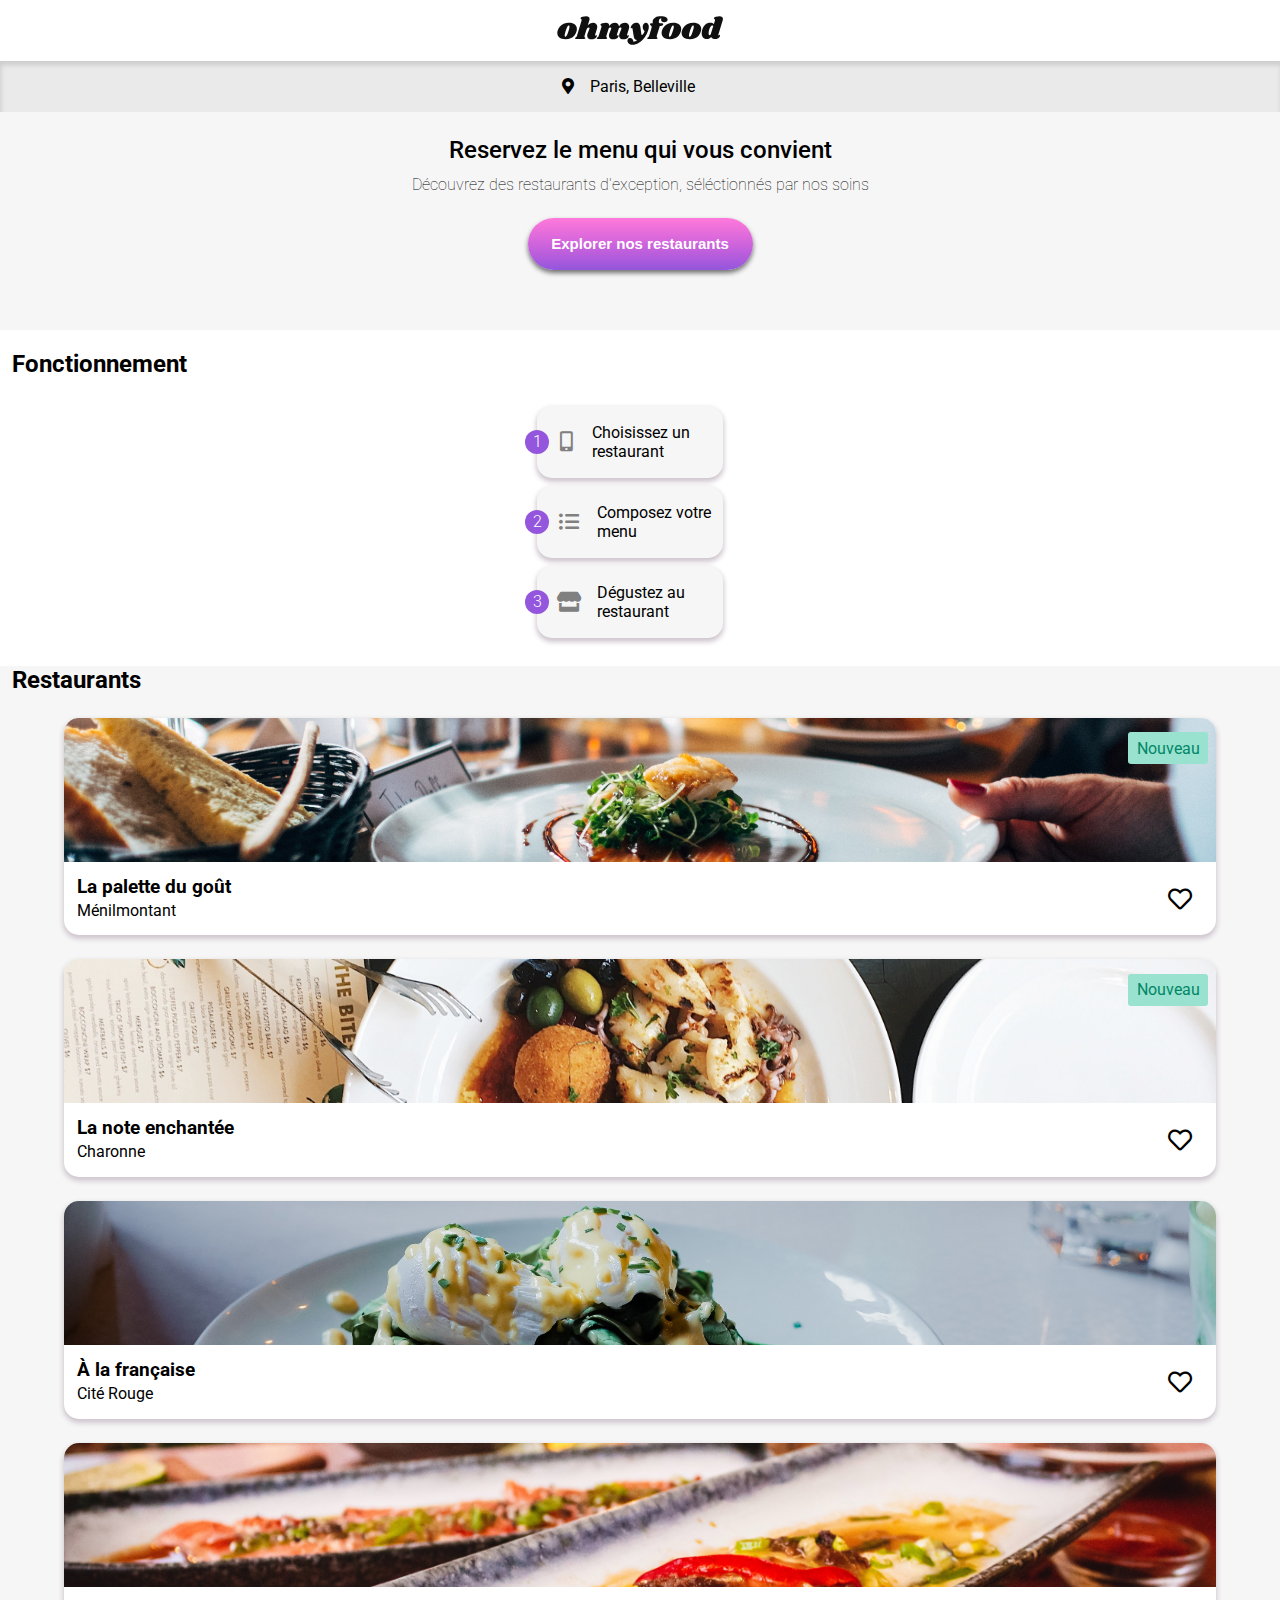
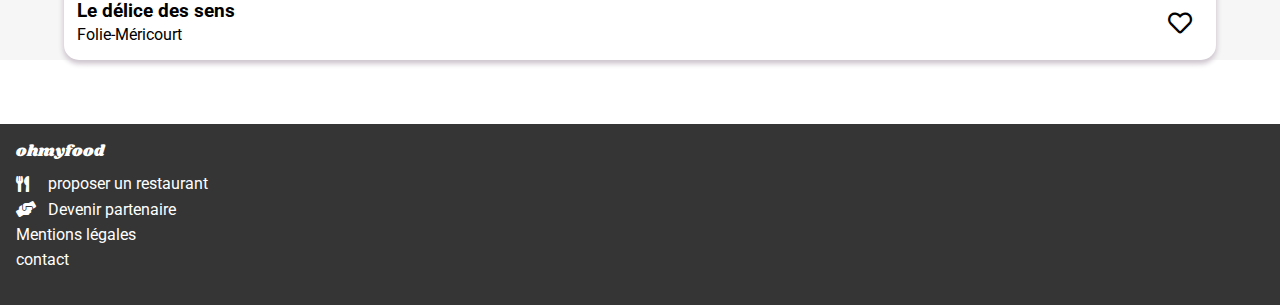
<file: index.html>
<!DOCTYPE html>
<html lang="fr">

<head>
    <meta charset="UTF-8">
    <meta http-equiv="X-UA-Compatible" content="IE=edge">
    <meta name="viewport" content="width=device-width, initial-scale=1.0">
    <meta name="description" content="Découvrez des restaurants d'exception, séléctionnés par nos soins"/>
    <meta name="author" content="Antoine Declercq">
    <link rel="stylesheet" href="css/style.css">
    <link rel="preconnect" href="https://fonts.gstatic.com">
    <link href="https://fonts.googleapis.com/css2?family=Shrikhand&display=swap" rel="stylesheet">
    <link href="https://fonts.googleapis.com/css2?family=Roboto:wght@100;300;400;500;700;900&display=swap" rel="stylesheet">    
    <link rel="stylesheet" href="https://use.fontawesome.com/releases/v5.15.2/css/all.css">
    <link rel="icon" type="image/png" href="images/favicon.png">
    <title>Ohmyfood</title>
    
</head>

<body>
    <!-- <div id="loader">
        <div class="bouncing-ball ball-1"></div>
        <div class="bouncing-ball ball-2"></div>
        <div class="bouncing-ball ball-3"></div>
    </div> -->


    <div id="container">
        <header>
            <div class="logo-banner">
                <img src="images/logo/ohmyfood@2x.svg" alt="logo de Ohmyfood" class="header__logo">
            </div>
            <div class="header__location">
                <div class="pin-icon">
                    <i class="fas fa-map-marker-alt "></i>
                </div>
                <p>Paris, Belleville</p>
            </div>
            <div class="discover">
                <h1>Reservez le menu qui vous convient</h1>
                <p>Découvrez des restaurants d'exception, séléctionnés par nos soins</p>
                <button class="discover__btn">Explorer nos restaurants</button>
            </div>
        </header>
        
        <main>
            <section class="howitworks">
                <h2>Fonctionnement</h2>
                <div class="howitworks-responsive">
                <div class="howitworks__btn">
                    <div class="nbr-icon">
                        <div class="nbr-circle">
                            <span class="nbr">1</span>
                        </div>
                    </div>
                    <i class="fas fa-mobile-alt"></i>
                    <p>Choisissez un restaurant</p>
                </div>
                <div class="howitworks__btn">
                    <div class="nbr-icon">
                        <div class="nbr-circle">
                            <span class="nbr">2</span>
                        </div>
                    </div>    
                    <i class="fas fa-list-ul"></i>
                    <p>Composez votre menu</p>
                </div>
                <div class="howitworks__btn">
                    <div class="nbr-icon">
                        <div class="nbr-circle">
                            <span class="nbr">3</span>
                        </div>
                    </div>    
                    <i class="fas fa-store"></i>
                    <p>Dégustez au restaurant</p>
                </div>
            </div>
            </section>

           <section class="restaurants">
                <h2>Restaurants</h2>
                <div class="restaurants-responsive">
                <a href="menu/La-palette-du-gout.html" class="card">
                    <figure class="card__figure">
                        <img src="images/restaurants/palette.jpg" alt="la palette du gout">
                        <div class="new">
                            <p>Nouveau</p>
                        </div>
                        <figcaption class="card__figcaption">
                            <div class="figcaption__text">
                                <h3>La palette du goût</h3>
                                <p>Ménilmontant</p>
                            </div>
                            <div class="heart-icon">
                                <i class="far fa-heart"></i>
                            </div>  
                        </figcaption>
                    </figure>
                </a>
                <a href="menu/la-note-enchantee.html" class="card">
                    <figure class="card__figure">
                        <img src="images/restaurants/note.jpg" alt="la note enchantée">
                        <div class="new">
                            <p>Nouveau</p>
                        </div>
                        <figcaption class="card__figcaption">
                            <div class="figcaption__text">
                                <h3>La note enchantée</h3>
                                <p>Charonne</p>
                            </div>
                            <div class="heart-icon">
                                <i class="far fa-heart"></i>
                            </div>
                        </figcaption>
                    </figure>
                </a>
                <a href="menu/a-la-francaise.html" class="card">
                    <figure class="card__figure">
                        <img src="images/restaurants/francaise.jpg" alt="à la francaise">
                        <figcaption class="card__figcaption">
                            <div class="figcaption__text">
                                <h3>À la française</h3>
                                <p>Cité Rouge</p>
                            </div>
                            <div class="heart-icon">
                                <i class="far fa-heart"></i>
                            </div>
                    </figcaption>
                    </figure>
                </a>
                <a href="menu/le-delice-des-sens.html" class="card">
                    <figure class="card__figure">
                        <img src="images/restaurants/delice.jpg" alt="le delice des sens">
                        <figcaption class="card__figcaption">
                            <div class="figcaption__text">
                                <h3>Le délice des sens</h3>
                                <p>Folie-Méricourt</p>
                            </div>
                            <div class="heart-icon">
                                <i class="far fa-heart"></i>
                            </div>
                        </figcaption>
                    </figure>
                </a>
            </div>
            </section>
        </main>

        <footer class="footer">
            <a href="" class="footer__logo">ohmyfood</a>
            <a href="" class="propose">
                <i class="fas fa-utensils"></i>
                <p>proposer un restaurant</p>
            </a>
            <a href="" class="partner">
                <i class="fas fa-hands-helping"></i>
                <p>Devenir partenaire</p>
            </a>
            <a href="" class="legal">
                <p>Mentions légales</p>
            </a>
            <a href="mailto:contact@ohmyfood.com" class="contact">
                <p>contact</p>
            </a>
        </footer>
    </div>
</body>

</html>
</file>
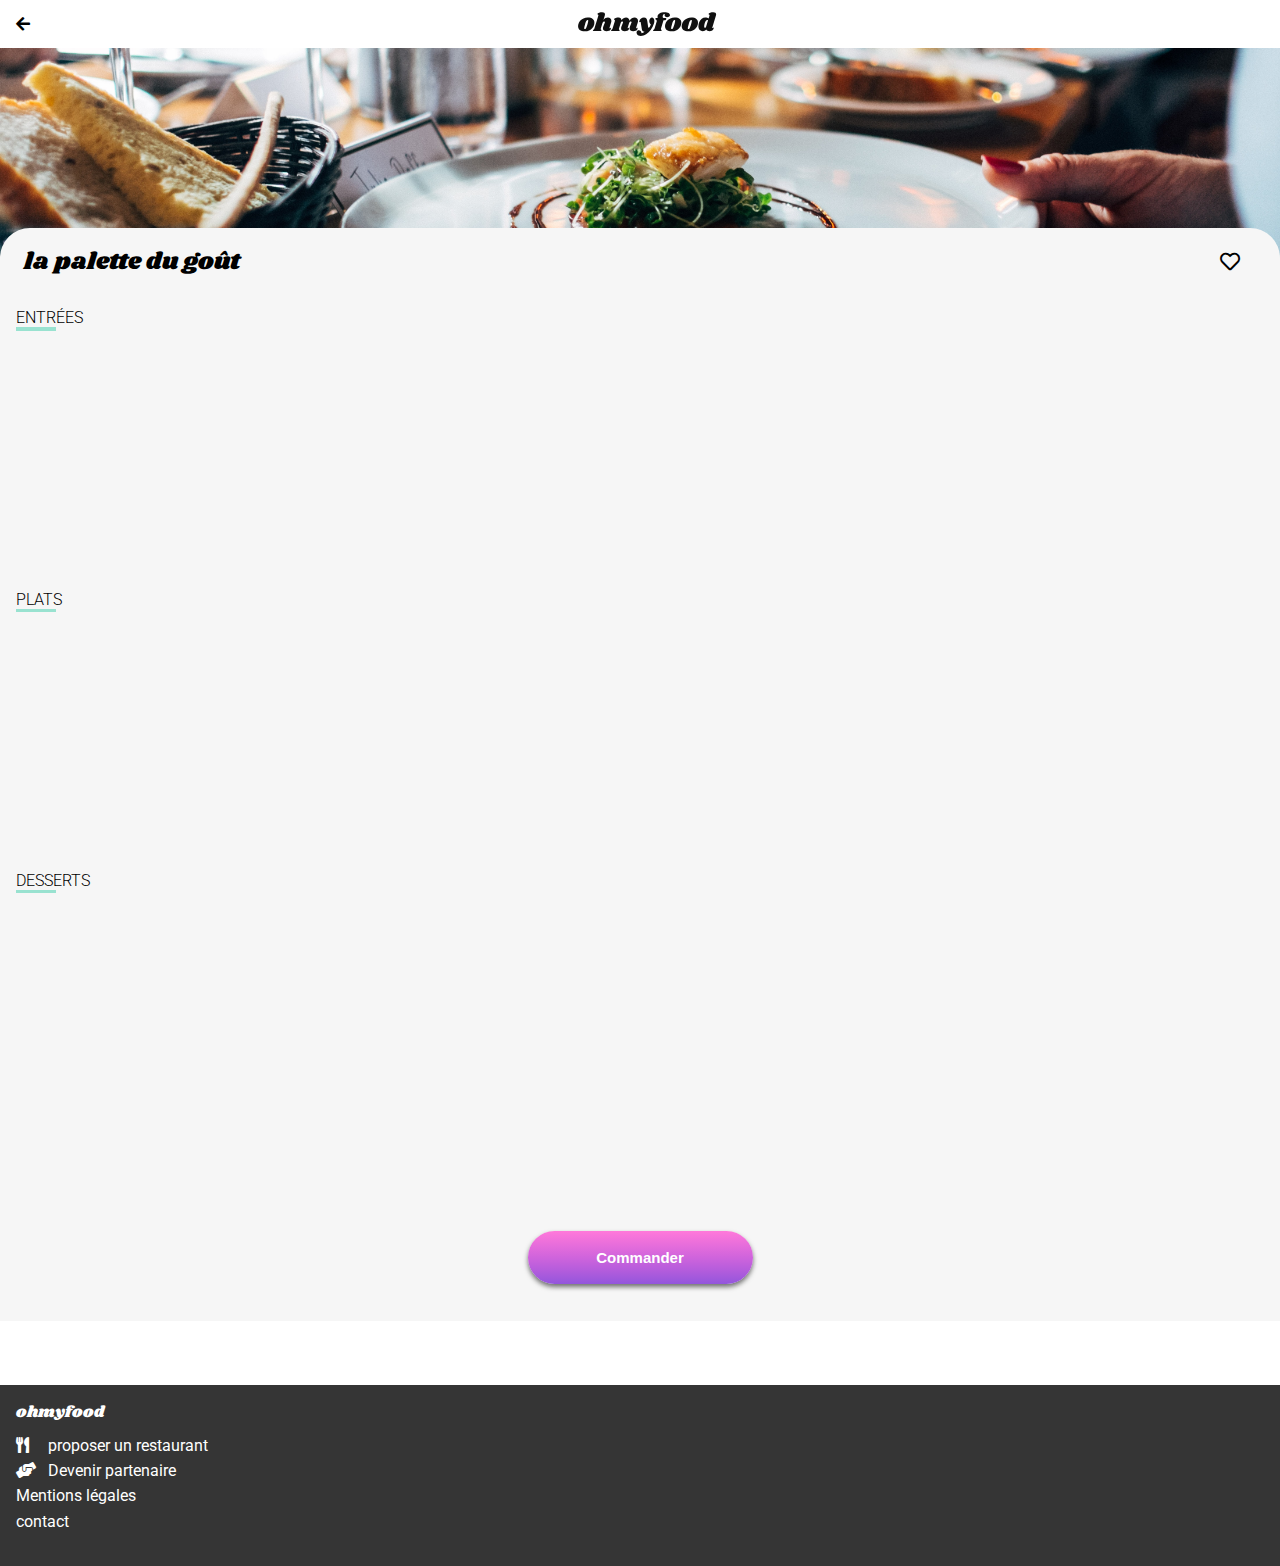
<file: La-palette-du-gout.html>
<!DOCTYPE html>
<html lang="fr">

<head>
    <meta charset="UTF-8">
    <meta http-equiv="X-UA-Compatible" content="IE=edge">
    <meta name="viewport" content="width=device-width, initial-scale=1.0">
    <link rel="stylesheet" href="css/menu.css">
    <link rel="preconnect" href="https://fonts.gstatic.com">
    <link href="https://fonts.googleapis.com/css2?family=Shrikhand&display=swap" rel="stylesheet">
    <link rel="preconnect" href="https://fonts.gstatic.com">
    <link href="https://fonts.googleapis.com/css2?family=Roboto:wght@100;300;400;500;700;900&display=swap"
        rel="stylesheet">
    <link rel="stylesheet" href="https://use.fontawesome.com/releases/v5.15.1/css/all.css">
    <title>La palette du gout</title>
</head>


<body>

    <header class="header">
        <div class="logo-banner">
            <a class="link-arrow"href="index.html">
                <i class="fas fa-arrow-left"></i>
            </a>
            <img src="images/logo/ohmyfood@2x.svg" class="header__logo" alt="logo de Ohmyfood">
        </div>
        <img src="images/restaurants/palette.jpg" alt="la palette du gout" class="header-background">
    </header>

    <div id="container">
        <main class="menu">
            <div class="restaurant-name">
                <h1>la palette du goût</h1>
                <i class="far fa-heart"></i>
            </div>
            <div class="starters">
                <h2>ENTRÉES</h2>
                <div class="menu-btn">
                    <div class="ellipsis">
                        <h3 class="ellipsis__title">Fricassé d'escargot</h3>
                        <p class="ellipsis__description">Au piment d'espelette</p>
                    </div>
                    <span class="price">25€</span>
                    <div class="confirm">
                        <div class="confirm__circle">
                            <i class=" checkmark fas fa-check"></i>
                        </div>
                    </div>
                </div>
                <div class="menu-btn">
                    <div class="ellipsis">
                        <h3 class="ellipsis__title">Foie gras de canard mi-cuit</h3>
                        <p class="ellipsis__description">Et ses copeaux de truffe noire</p>
                    </div>
                    <span class="price">35€</span>
                    <div class="confirm">
                        <div class="confirm__circle">
                            <i class=" checkmark fas fa-check"></i>
                        </div>
                    </div>
                </div>
                <div class="menu-btn">
                    <div class="ellipsis">
                        <h3 class="ellipsis__title">Oueuf au plat</h3>
                        <p class="ellipsis__description">ssaisoné à la truffe sur lit de caviar</p>
                    </div>
                    <span class="price">20€</span>
                    <div class="confirm">
                        <div class="confirm__circle">
                            <i class=" checkmark fas fa-check"></i>
                        </div>
                    </div>
                </div>
            </div>

            <div class="meals">
                <h2>PLATS</h2>
                <div class="menu-btn">
                    <div class="ellipsis">
                        <h3 class="ellipsis__title">Filet de boeuf aux herbes</h3>
                        <p class="ellipsis__description">Accompagné de sa ribambelle de légumes</p>
                    </div>
                    <span class="price">40€</span>
                    <div class="confirm">
                        <div class="confirm__circle">
                            <i class=" checkmark fas fa-check"></i>
                        </div>
                    </div>
                </div>
                <div class="menu-btn">
                    <div class="ellipsis">
                        <h3 class="ellipsis__title">Parmentier et sa queue de boeuf</h3>
                        <p class="ellipsis__description">À la truffe noire sur sa purée de panais</p>
                    </div>
                    <span class="price">35€</span>
                    <div class="confirm">
                        <div class="confirm__circle">
                            <i class=" checkmark fas fa-check"></i>
                        </div>
                    </div>
                </div>
                <div class="menu-btn">
                    <div class="ellipsis">
                        <h3 class="ellipsis__title">Filet de Turbo</h3>
                        <p class="ellipsis__description">Aux agrumes</p>
                    </div>
                    <span class="price">44€</span>
                    <div class="confirm">
                        <div class="confirm__circle">
                            <i class=" checkmark fas fa-check"></i>
                        </div>
                    </div>
                </div>
            </div>
            <div class="deserts">
                <h2>DESSERTS</h2>
                <div class="menu-btn">
                    <div class="ellipsis">
                        <h3 class="ellipsis__title">Paris-Brest</h3>
                        <p class="ellipsis__description">Revisité</p>
                    </div>
                    <span class="price">18€</span>
                    <div class="confirm">
                        <div class="confirm__circle">
                            <i class=" checkmark fas fa-check"></i>
                        </div>
                    </div>
                </div>
                <div class="menu-btn">
                    <div class="ellipsis">
                        <h3 class="ellipsis__title">Macaron au chocolat d'exception</h3>
                        <p class="ellipsis__description">Et glace à la vanile de Madagascar</p>
                    </div>
                    <span class="price">22€</span>
                    <div class="confirm">
                        <div class="confirm__circle">
                            <i class=" checkmark fas fa-check"></i>
                        </div>
                    </div>
                </div>
                <div class="menu-btn">
                    <div class="ellipsis">
                        <h3 clas="ellipsis__title">Mousse au chocolat</h3>
                        <p class="ellipsis__description">Au piment d'esplelette et à la truffe noire</p>
                    </div>
                    <span class="price">23€</span>
                    <div class="confirm">
                        <div class="confirm__circle">
                            <i class=" checkmark fas fa-check"></i>
                        </div>
                    </div>
                </div>
            </div>
            <div class="order">
                <button class="order__btn">Commander</button>
            </div>
        </main>

        <footer class="footer">
            <a href="" class="footer__logo">ohmyfood</a>
            <a href="" class="propose">
                <i class="fas fa-utensils"></i>
                <p>proposer un restaurant</p>
            </a>
            <a href="" class="partner">
                <i class="fas fa-hands-helping"></i>
                <p>Devenir partenaire</p>
            </a>
            <a href="" class="legal">
                <p>Mentions légales</p>
            </a>
            <a href="mailto:contact@ohmyfood.com" class="contact">
                <p>contact</p>
            </a>
        </footer>
    </div>
</body>

</html>
</file>
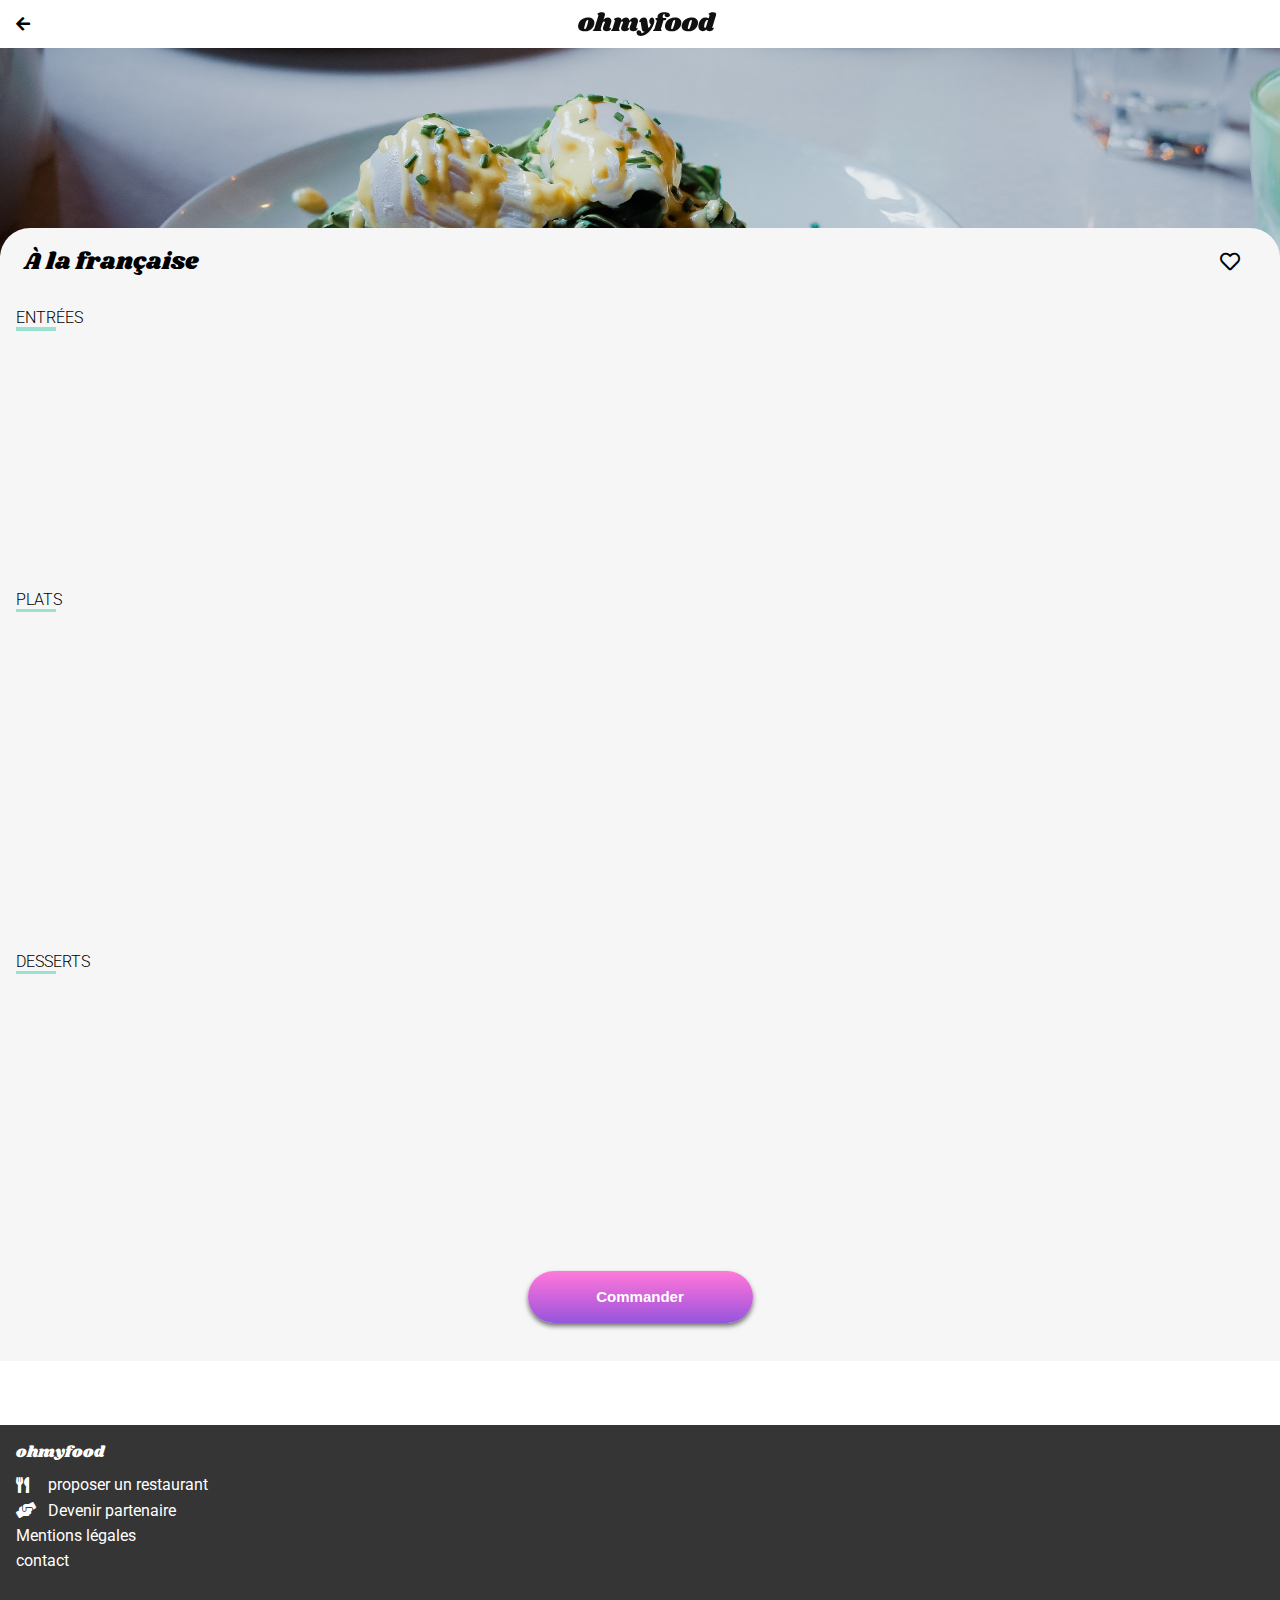
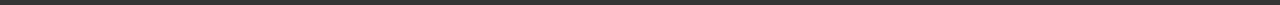
<file: menu/a-la-francaise.html>
<!DOCTYPE html>
<html lang="fr">

<head>
    <meta charset="UTF-8">
    <meta http-equiv="X-UA-Compatible" content="IE=edge">
    <meta name="viewport" content="width=device-width, initial-scale=1.0">
    <meta name="description" content="Découvrez des restaurants d'exception, séléctionnés par nos soins"/>
    <meta name="author" content="Antoine Declercq">
    <link rel="stylesheet" href="/css/menu.css">
    <link rel="preconnect" href="https://fonts.gstatic.com">
    <link href="https://fonts.googleapis.com/css2?family=Shrikhand&display=swap" rel="stylesheet">
    <link rel="preconnect" href="https://fonts.gstatic.com">
    <link href="https://fonts.googleapis.com/css2?family=Roboto:wght@100;300;400;500;700;900&display=swap"
        rel="stylesheet">
        <link rel="stylesheet" href="https://use.fontawesome.com/releases/v5.15.2/css/all.css">
    <title>Ohmyfood - À la française</title>
</head>


<body>

    <header class="header">
        <div class="logo-banner">
            <a class="link-arrow"href="/index.html">
                <i class="fas fa-arrow-left"></i>
            </a>
            <img src="/images/logo/ohmyfood@2x.svg" class="header__logo" alt="logo de Ohmyfood">
        </div>
        <img src="/images/restaurants/francaise.jpg" alt="À la française" class="header-background">
    </header>

    <div id="container">
        <main class="menu">
            <div class="restaurant-name">
                <h1>À la française</h1>
                <i class="far fa-heart"></i>
            </div>
            <div class="starters">
                <h2>ENTRÉES</h2>
                <div class="menu-btn">
                    <div class="ellipsis">
                        <h3 class="ellipsis__title">Tartare de poulpe acidulé</h3>
                        <p class="ellipsis__description">Aux zestes d'orange</p>
                    </div>
                    <span class="price">25€</span>
                    <div class="confirm">
                        <div class="confirm__circle">
                            <i class=" checkmark fas fa-check"></i>
                        </div>
                    </div>
                </div>
                <div class="menu-btn">
                    <div class="ellipsis">
                        <h3 class="ellipsis__title">Velouté de légumes d'antan</h3>
                        <p class="ellipsis__description">Carotte, panais, topinambour</p>
                    </div>
                    <span class="price">35€</span>
                    <div class="confirm">
                        <div class="confirm__circle">
                            <i class=" checkmark fas fa-check"></i>
                        </div>
                    </div>
                </div>
                <div class="menu-btn">
                    <div class="ellipsis">
                        <h3 class="ellipsis__title">Soupe à l'oignon</h3>
                        <p class="ellipsis__description">Revisitée</p>
                    </div>
                    <span class="price">20€</span>
                    <div class="confirm">
                        <div class="confirm__circle">
                            <i class=" checkmark fas fa-check"></i>
                        </div>
                    </div>
                </div>
            </div>

            <div class="meals">
                <h2>PLATS</h2>
                <div class="menu-btn">
                    <div class="ellipsis">
                        <h3 class="ellipsis__title">Filet de boeuf aux herbes</h3>
                        <p class="ellipsis__description">Accompagné de sa ribambelle de légumes</p>
                    </div>
                    <span class="price">40€</span>
                    <div class="confirm">
                        <div class="confirm__circle">
                            <i class=" checkmark fas fa-check"></i>
                        </div>
                    </div>
                </div>
                <div class="menu-btn">
                    <div class="ellipsis">
                        <h3 class="ellipsis__title">Coquilles Saint-Jacques</h3>
                        <p class="ellipsis__description">Accompagnées d'une purée de panais</p>
                    </div>
                    <span class="price">40€</span>
                    <div class="confirm">
                        <div class="confirm__circle">
                            <i class=" checkmark fas fa-check"></i>
                        </div>
                    </div>
                </div>
                <div class="menu-btn">
                    <div class="ellipsis">
                        <h3 class="ellipsis__title">Magret de canard</h3>
                        <p class="ellipsis__description">Et parmentier de pommes de terre</p>
                    </div>
                    <span class="price">35€</span>
                    <div class="confirm">
                        <div class="confirm__circle">
                            <i class=" checkmark fas fa-check"></i>
                        </div>
                    </div>
                </div>
                <div class="menu-btn">
                    <div class="ellipsis">
                        <h3 class="ellipsis__title">Pigeonneau d’Ille-et-Vilaine</h3>
                        <p class="ellipsis__description">Sur son lit de gnocchis aux légumes</p>
                    </div>
                    <span class="price">44€</span>
                    <div class="confirm">
                        <div class="confirm__circle">
                            <i class=" checkmark fas fa-check"></i>
                        </div>
                    </div>
                </div>
            </div>
            <div class="deserts">
                <h2>DESSERTS</h2>
                <div class="menu-btn">
                    <div class="ellipsis">
                        <h3 class="ellipsis__title">Pétales de violettes glacés</h3>
                        <p class="ellipsis__description">Et purée de noisettes</p>
                    </div>
                    <span class="price">18€</span>
                    <div class="confirm">
                        <div class="confirm__circle">
                            <i class=" checkmark fas fa-check"></i>
                        </div>
                    </div>
                </div>
                <div class="menu-btn">
                    <div class="ellipsis">
                        <h3 class="ellipsis__title">Fondant au chocolat</h3>
                        <p class="ellipsis__description">Revisité</p>
                    </div>
                    <span class="price">22€</span>
                    <div class="confirm">
                        <div class="confirm__circle">
                            <i class=" checkmark fas fa-check"></i>
                        </div>
                    </div>
                </div>
                <div class="menu-btn">
                    <div class="ellipsis">
                        <h3 class="ellipsis__title">Millefeuille croustillant</h3>
                        <p class="ellipsis__description">Myrtilles et pâte d’amande</p>
                    </div>
                    <span class="price">23€</span>
                    <div class="confirm">
                        <div class="confirm__circle">
                            <i class=" checkmark fas fa-check"></i>
                        </div>
                    </div>
                </div>
            </div>
            <div class="order">
                <button class="order__btn">Commander</button>
            </div>
        </main>

        <footer class="footer">
            <a href="" class="footer__logo">ohmyfood</a>
            <a href="" class="propose">
                <i class="fas fa-utensils"></i>
                <p>proposer un restaurant</p>
            </a>
            <a href="" class="partner">
                <i class="fas fa-hands-helping"></i>
                <p>Devenir partenaire</p>
            </a>
            <a href="" class="legal">
                <p>Mentions légales</p>
            </a>
            <a href="mailto:contact@ohmyfood.com" class="contact">
                <p>contact</p>
            </a>
        </footer>
    </div>
</body>

</html>
</file>
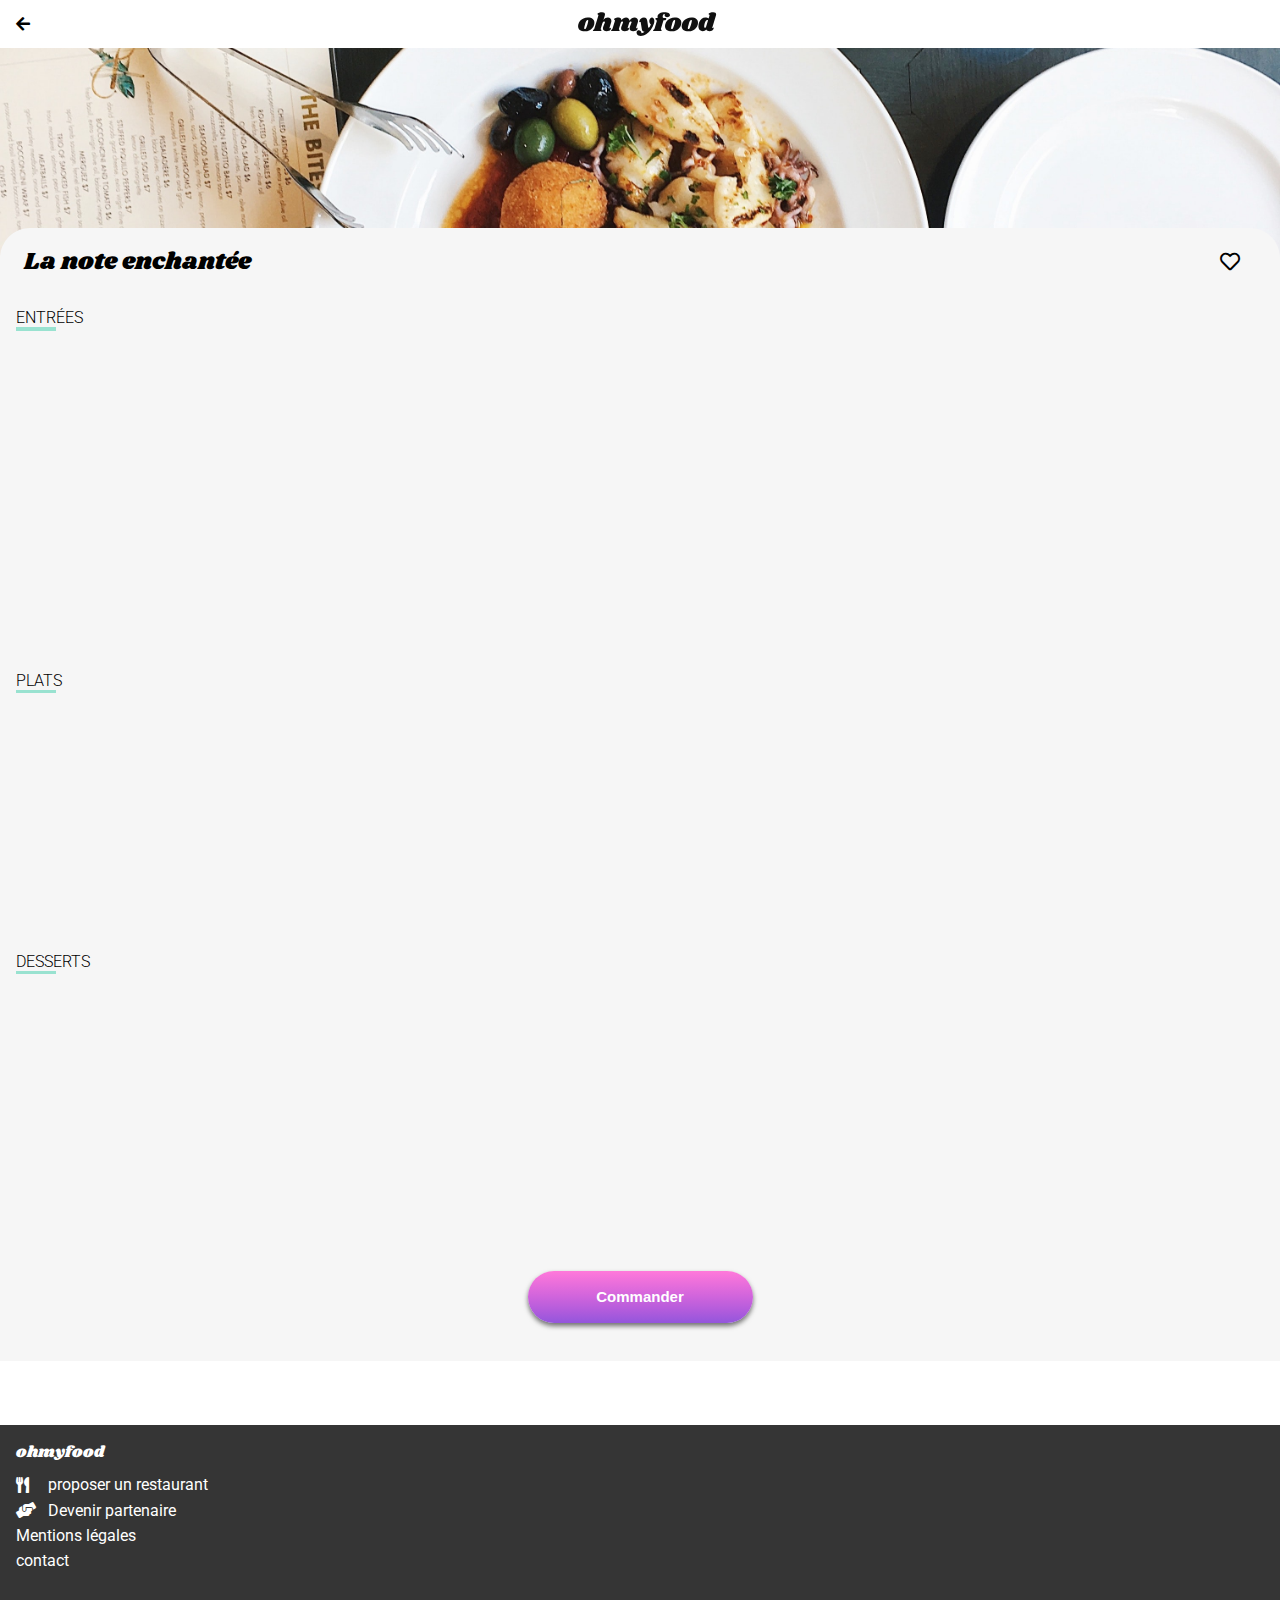
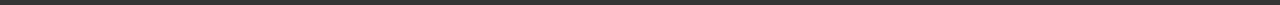
<file: menu/la-note-enchantee.html>
<!DOCTYPE html>
<html lang="fr">

<head>
    <meta charset="UTF-8">
    <meta http-equiv="X-UA-Compatible" content="IE=edge">
    <meta name="viewport" content="width=device-width, initial-scale=1.0">
    <meta name="description" content="Découvrez des restaurants d'exception, séléctionnés par nos soins"/>
    <meta name="author" content="Antoine Declercq">
    <link rel="stylesheet" href="/css/menu.css">
    <link rel="preconnect" href="https://fonts.gstatic.com">
    <link href="https://fonts.googleapis.com/css2?family=Shrikhand&display=swap" rel="stylesheet">
    <link rel="preconnect" href="https://fonts.gstatic.com">
    <link href="https://fonts.googleapis.com/css2?family=Roboto:wght@100;300;400;500;700;900&display=swap"
        rel="stylesheet">
        <link rel="stylesheet" href="https://use.fontawesome.com/releases/v5.15.2/css/all.css">
    <title>Ohmyfood - La note enchantée</title>
</head>


<body>

    <header class="header">
        <div class="logo-banner">
            <a class="link-arrow"href="/index.html">
                <i class="fas fa-arrow-left"></i>
            </a>
            <img src="/images/logo/ohmyfood@2x.svg" class="header__logo" alt="logo de Ohmyfood">
        </div>
        <img src="/images/restaurants/note.jpg" alt="la note enchantée" class="header-background">
    </header>

    <div id="container">
        <main class="menu">
            <div class="restaurant-name">
                <h1>La note enchantée</h1>
                <i class="far fa-heart"></i>
            </div>
            <div class="starters">
                <h2>ENTRÉES</h2>
                <div class="menu-btn">
                    <div class="ellipsis">
                        <h3 class="ellipsis__title">Ravioles de foie gras</h3>
                        <p class="ellipsis__description">Accompagnés de leur crème à la truffe</p>
                    </div>
                    <span class="price">25€</span>
                    <div class="confirm">
                        <div class="confirm__circle">
                            <i class=" checkmark fas fa-check"></i>
                        </div>
                    </div>
                </div>
                <div class="menu-btn">
                    <div class="ellipsis">
                        <h3 class="ellipsis__title">Caviar osciètre</h3>
                        <p class="ellipsis__description">Sur blini à la farine de blé noir</p>
                    </div>
                    <span class="price">35€</span>
                    <div class="confirm">
                        <div class="confirm__circle">
                            <i class=" checkmark fas fa-check"></i>
                        </div>
                    </div>
                </div>
                <div class="menu-btn">
                    <div class="ellipsis">
                        <h3 class="ellipsis__title">Homard et espuma de potiron</h3>
                        <p class="ellipsis__description">Mariné aux zestes d'orange</p>
                    </div>
                    <span class="price">20€</span>
                    <div class="confirm">
                        <div class="confirm__circle">
                            <i class=" checkmark fas fa-check"></i>
                        </div>
                    </div>
                </div>
                <div class="menu-btn">
                    <div class="ellipsis">
                        <h3 class="ellipsis__title">Foie gras de canard cuit entier</h3>
                        <p class="ellipsis__description">Confiture de figue et pain toasté</p>
                    </div>
                    <span class="price">35€</span>
                    <div class="confirm">
                        <div class="confirm__circle">
                            <i class=" checkmark fas fa-check"></i>
                        </div>
                    </div>
                </div>
            </div>

            <div class="meals">
                <h2>PLATS</h2>
                <div class="menu-btn">
                    <div class="ellipsis">
                        <h3 class="ellipsis__title">Noix de coquilles Saint-Jacques</h3>
                        <p class="ellipsis__description">Sur lit de purée de céleri-rave</p>
                    </div>
                    <span class="price">40€</span>
                    <div class="confirm">
                        <div class="confirm__circle">
                            <i class=" checkmark fas fa-check"></i>
                        </div>
                    </div>
                </div>
                <div class="menu-btn">
                    <div class="ellipsis">
                        <h3 class="ellipsis__title">Langoustine poêlée</h3>
                        <p class="ellipsis__description">Purée de patate douce</p>
                    </div>
                    <span class="price">35€</span>
                    <div class="confirm">
                        <div class="confirm__circle">
                            <i class=" checkmark fas fa-check"></i>
                        </div>
                    </div>
                </div>
                <div class="menu-btn">
                    <div class="ellipsis">
                        <h3 class="ellipsis__title">Mijoté de queue de boeuf </h3>
                        <p class="ellipsis__description">Et riz sauvage aux zestes de citron</p>
                    </div>
                    <span class="price">44€</span>
                    <div class="confirm">
                        <div class="confirm__circle">
                            <i class=" checkmark fas fa-check"></i>
                        </div>
                    </div>
                </div>
            </div>
            <div class="deserts">
                <h2>DESSERTS</h2>
                <div class="menu-btn">
                    <div class="ellipsis">
                        <h3 class="ellipsis__title">Macaron noisette et chocolat</h3>
                        <p class="ellipsis__description">Glace au caramel brun et sel de Guérande</p>
                    </div>
                    <span class="price">18€</span>
                    <div class="confirm">
                        <div class="confirm__circle">
                            <i class=" checkmark fas fa-check"></i>
                        </div>
                    </div>
                </div>
                <div class="menu-btn">
                    <div class="ellipsis">
                        <h3 class="ellipsis__title">Baba au rhum revisité </h3>
                        <p class="ellipsis__description">Avec son coulis de citron</p>
                    </div>
                    <span class="price">22€</span>
                    <div class="confirm">
                        <div class="confirm__circle">
                            <i class=" checkmark fas fa-check"></i>
                        </div>
                    </div>
                </div>
                <div class="menu-btn">
                    <div class="ellipsis">
                        <h3 class="ellipsis__title">Tarte au citron meringuée </h3>
                        <p class="ellipsis__description">Déstructurée</p>
                    </div>
                    <span class="price">23€</span>
                    <div class="confirm">
                        <div class="confirm__circle">
                            <i class=" checkmark fas fa-check"></i>
                        </div>
                    </div>
                </div>
            </div>
            <div class="order">
                <button class="order__btn">Commander</button>
            </div>
        </main>

        <footer class="footer">
            <a href="" class="footer__logo">ohmyfood</a>
            <a href="" class="propose">
                <i class="fas fa-utensils"></i>
                <p>proposer un restaurant</p>
            </a>
            <a href="" class="partner">
                <i class="fas fa-hands-helping"></i>
                <p>Devenir partenaire</p>
            </a>
            <a href="" class="legal">
                <p>Mentions légales</p>
            </a>
            <a href="mailto:contact@ohmyfood.com" class="contact">
                <p>contact</p>
            </a>
        </footer>
    </div>
</body>

</html>
</file>
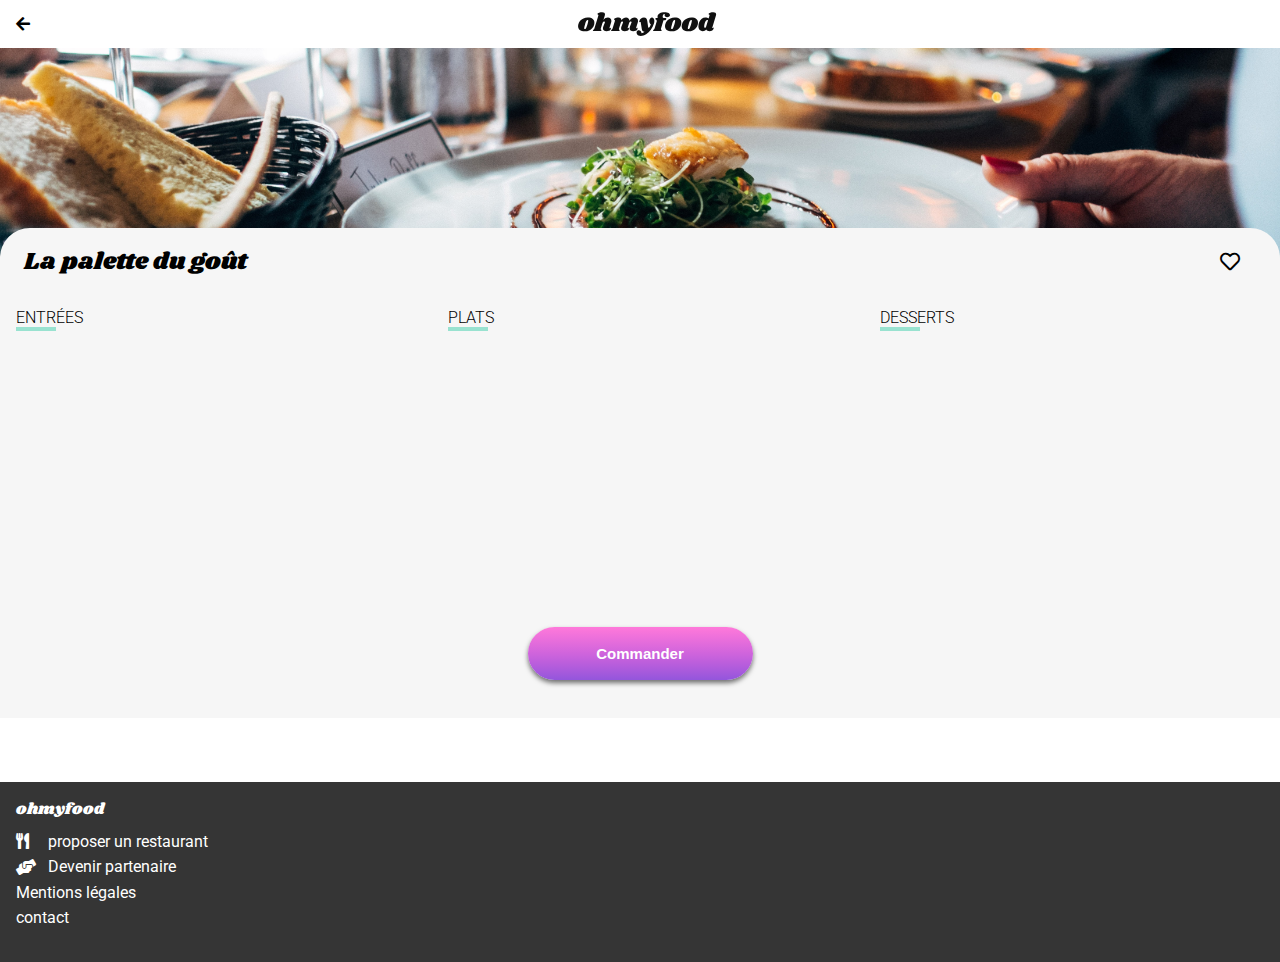
<file: menu/La-palette-du-gout.html>
<!DOCTYPE html>
<html lang="fr">

<head>
    <meta charset="UTF-8">
    <meta http-equiv="X-UA-Compatible" content="IE=edge">
    <meta name="viewport" content="width=device-width, initial-scale=1.0">
    <meta name="description" content="Découvrez des restaurants d'exception, séléctionnés par nos soins"/>
    <meta name="author" content="Antoine Declercq">
    <link rel="stylesheet" href="/css/menu.css">
    <link rel="preconnect" href="https://fonts.gstatic.com">
    <link href="https://fonts.googleapis.com/css2?family=Shrikhand&display=swap" rel="stylesheet">
    <link rel="preconnect" href="https://fonts.gstatic.com">
    <link href="https://fonts.googleapis.com/css2?family=Roboto:wght@100;300;400;500;700;900&display=swap"
        rel="stylesheet">
        <link rel="stylesheet" href="https://use.fontawesome.com/releases/v5.15.2/css/all.css">
    <title>- Ohmyfood - La palette du gout</title>
</head>


<body>

    <header class="header">
        <div class="logo-banner">
            <a class="link-arrow"href="/index.html">
                <i class="fas fa-arrow-left"></i>
            </a>
            <img src="/images/logo/ohmyfood@2x.svg" class="header__logo" alt="logo de Ohmyfood">
        </div>
        <img src="/images/restaurants/palette.jpg" alt="la palette du gout" class="header-background">
    </header>

    <div id="container">
        <main class="menu">
            <div class="restaurant-name">
                <h1>La palette du goût</h1>
                <i class="far fa-heart"></i>
            </div>
            <div class="menu-responsive">
                <div class="starters">
                    <h2>ENTRÉES</h2>
                    <div class="menu-btn">
                        <div class="ellipsis">
                            <h3 class="ellipsis__title">Fricassé d'escargot</h3>
                            <p class="ellipsis__description">Au piment d'espelette</p>
                        </div>
                        <span class="price">25€</span>
                        <div class="confirm">
                            <div class="confirm__circle">
                                <i class=" checkmark fas fa-check"></i>
                            </div>
                        </div>
                    </div>
                    <div class="menu-btn">
                        <div class="ellipsis">
                            <h3 class="ellipsis__title">Foie gras de canard mi-cuit</h3>
                            <p class="ellipsis__description">Et ses copeaux de truffe noire</p>
                        </div>
                        <span class="price">35€</span>
                        <div class="confirm">
                            <div class="confirm__circle">
                                <i class=" checkmark fas fa-check"></i>
                            </div>
                        </div>
                    </div>
                    <div class="menu-btn">
                        <div class="ellipsis">
                            <h3 class="ellipsis__title">Oueuf au plat</h3>
                            <p class="ellipsis__description">Assaisoné à la truffe sur lit de caviar</p>
                        </div>
                        <span class="price">20€</span>
                        <div class="confirm">
                            <div class="confirm__circle">
                                <i class=" checkmark fas fa-check"></i>
                            </div>
                        </div>
                    </div>
                </div>

                <div class="meals">
                    <h2>PLATS</h2>
                    <div class="menu-btn">
                        <div class="ellipsis">
                            <h3 class="ellipsis__title">Filet de boeuf aux herbes</h3>
                            <p class="ellipsis__description">Accompagné de sa ribambelle de légumes</p>
                        </div>
                        <span class="price">40€</span>
                        <div class="confirm">
                            <div class="confirm__circle">
                                <i class=" checkmark fas fa-check"></i>
                            </div>
                        </div>
                    </div>
                    <div class="menu-btn">
                        <div class="ellipsis">
                            <h3 class="ellipsis__title">Parmentier et sa queue de boeuf</h3>
                            <p class="ellipsis__description">À la truffe noire sur sa purée de panais</p>
                        </div>
                        <span class="price">35€</span>
                        <div class="confirm">
                            <div class="confirm__circle">
                                <i class=" checkmark fas fa-check"></i>
                            </div>
                        </div>
                    </div>
                    <div class="menu-btn">
                        <div class="ellipsis">
                            <h3 class="ellipsis__title">Filet de Turbo</h3>
                            <p class="ellipsis__description">Aux agrumes</p>
                        </div>
                        <span class="price">44€</span>
                        <div class="confirm">
                            <div class="confirm__circle">
                                <i class=" checkmark fas fa-check"></i>
                            </div>
                        </div>
                    </div>
                </div>
                <div class="deserts">
                    <h2>DESSERTS</h2>
                    <div class="menu-btn">
                        <div class="ellipsis">
                            <h3 class="ellipsis__title">Paris-Brest</h3>
                            <p class="ellipsis__description">Revisité</p>
                        </div>
                        <span class="price">18€</span>
                        <div class="confirm">
                            <div class="confirm__circle">
                                <i class=" checkmark fas fa-check"></i>
                            </div>
                        </div>
                    </div>
                    <div class="menu-btn">
                        <div class="ellipsis">
                            <h3 class="ellipsis__title">Macaron au chocolat d'exception</h3>
                            <p class="ellipsis__description">Et glace à la vanile de Madagascar</p>
                        </div>
                        <span class="price">22€</span>
                        <div class="confirm">
                            <div class="confirm__circle">
                                <i class=" checkmark fas fa-check"></i>
                            </div>
                        </div>
                    </div>
                    <div class="menu-btn">
                        <div class="ellipsis">
                            <h3 class="ellipsis__title">Mousse au chocolat</h3>
                            <p class="ellipsis__description">Au piment d'esplelette et à la truffe noire</p>
                        </div>
                        <span class="price">23€</span>
                        <div class="confirm">
                            <div class="confirm__circle">
                                <i class=" checkmark fas fa-check"></i>
                            </div>
                        </div>
                    </div>
                </div>
            </div>    
            <div class="order">
                <button class="order__btn">Commander</button>
            </div>
        </main>

        <footer class="footer">
            <a href="" class="footer__logo">ohmyfood</a>
            <a href="" class="propose">
                <i class="fas fa-utensils"></i>
                <p>proposer un restaurant</p>
            </a>
            <a href="" class="partner">
                <i class="fas fa-hands-helping"></i>
                <p>Devenir partenaire</p>
            </a>
            <a href="" class="legal">
                <p>Mentions légales</p>
            </a>
            <a href="mailto:contact@ohmyfood.com" class="contact">
                <p>contact</p>
            </a>
        </footer>
    </div>
</body>

</html>
</file>
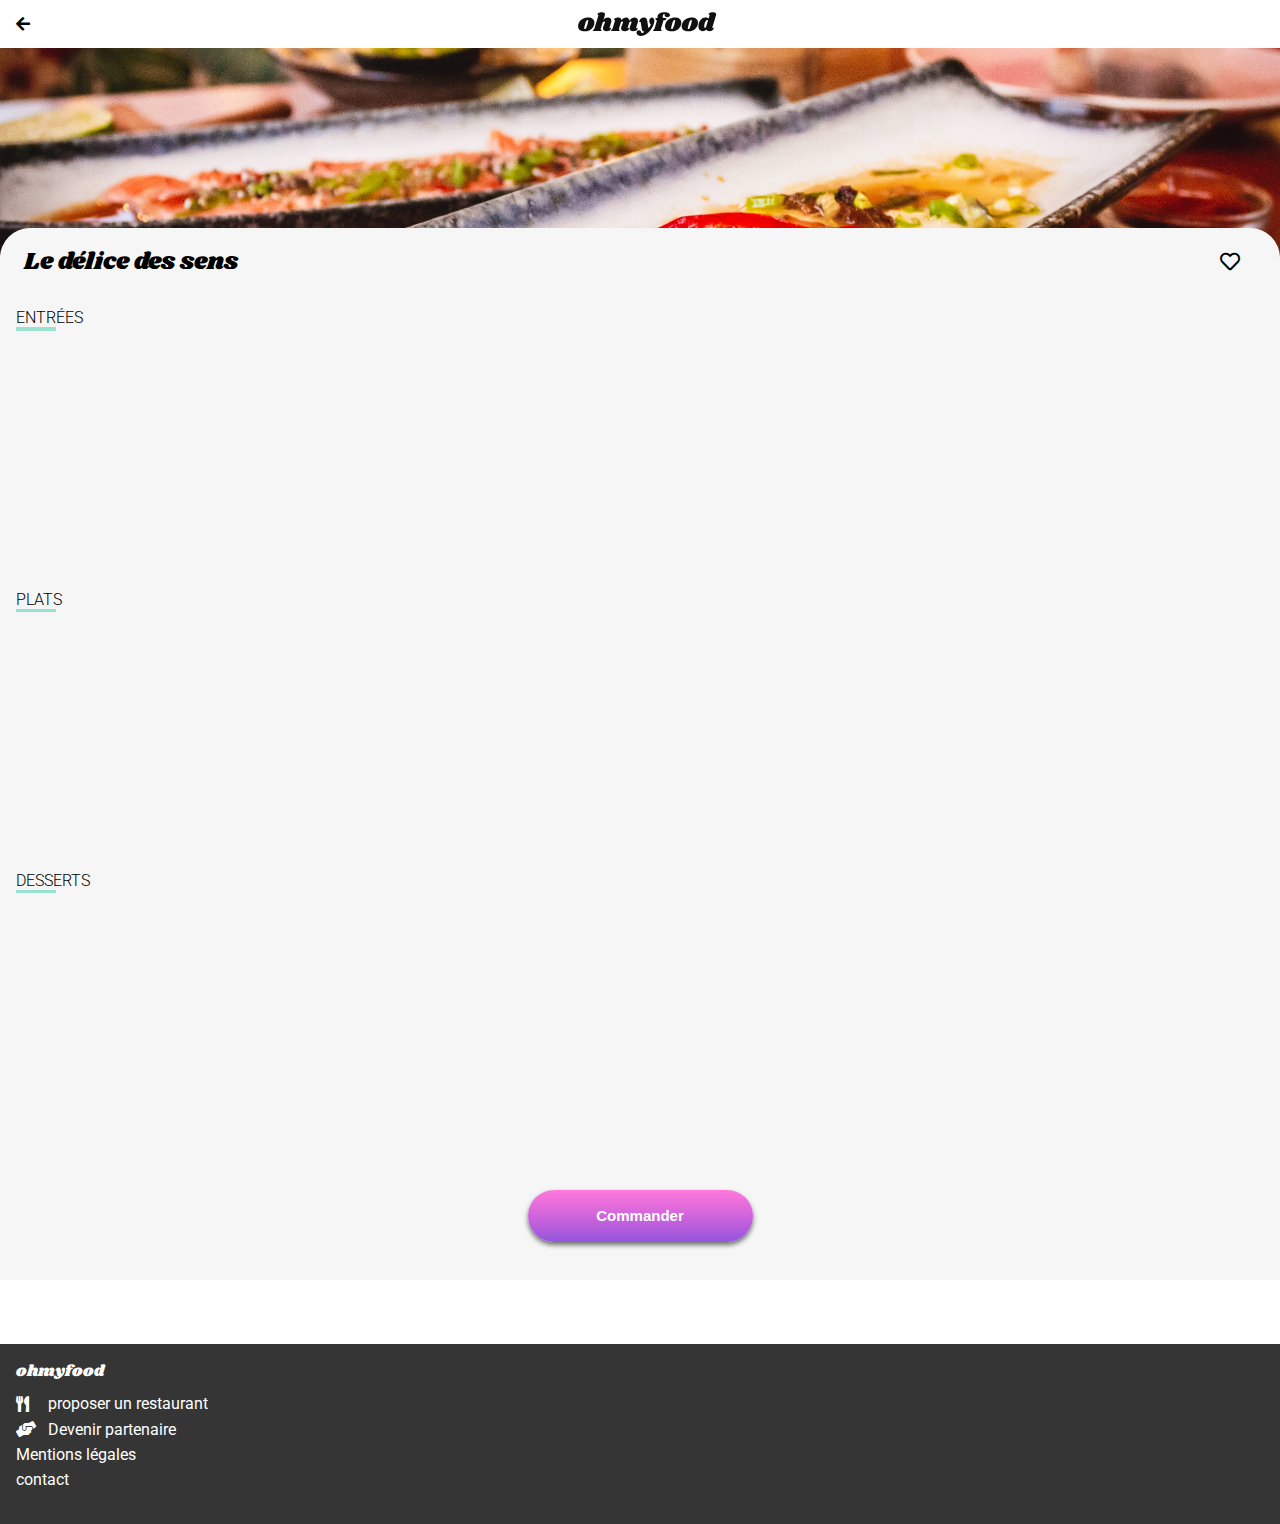
<file: menu/le-delice-des-sens.html>
<!DOCTYPE html>
<html lang="fr">

<head>
    <meta charset="UTF-8">
    <meta http-equiv="X-UA-Compatible" content="IE=edge">
    <meta name="viewport" content="width=device-width, initial-scale=1.0">
    <meta name="description" content="Découvrez des restaurants d'exception, séléctionnés par nos soins"/>
    <meta name="author" content="Antoine Declercq">
    <link rel="stylesheet" href="/css/menu.css">
    <link rel="preconnect" href="https://fonts.gstatic.com">
    <link href="https://fonts.googleapis.com/css2?family=Shrikhand&display=swap" rel="stylesheet">
    <link rel="preconnect" href="https://fonts.gstatic.com">
    <link href="https://fonts.googleapis.com/css2?family=Roboto:wght@100;300;400;500;700;900&display=swap"
        rel="stylesheet">
        <link rel="stylesheet" href="https://use.fontawesome.com/releases/v5.15.2/css/all.css">
    <title>Ohmyfood - Le délice des sens</title>
</head>


<body>

    <header class="header">
        <div class="logo-banner">
            <a class="link-arrow"href="/index.html">
                <i class="fas fa-arrow-left"></i>
            </a>
            <img src="/images/logo/ohmyfood@2x.svg" class="header__logo" alt="logo de Ohmyfood">
        </div>
        <img src="/images/restaurants/delice.jpg" alt="la palette du gout" class="header-background">
    </header>

    <div id="container">
        <main class="menu">
            <div class="restaurant-name">
                <h1>Le délice des sens</h1>
                <i class="far fa-heart"></i>
            </div>
            <div class="starters">
                <h2>ENTRÉES</h2>
                <div class="menu-btn">
                    <div class="ellipsis">
                        <h3 class="ellipsis__title">Tartare de thon</h3>
                        <p class="ellipsis__description">Assaisonné au yuzu</p>
                    </div>
                    <span class="price">25€</span>
                    <div class="confirm">
                        <div class="confirm__circle">
                            <i class=" checkmark fas fa-check"></i>
                        </div>
                    </div>
                </div>
                <div class="menu-btn">
                    <div class="ellipsis">
                        <h3 class="ellipsis__title">Bouchée de homard croustillant </h3>
                        <p class="ellipsis__description">Et sa farandole de petits légumes</p>
                    </div>
                    <span class="price">35€</span>
                    <div class="confirm">
                        <div class="confirm__circle">
                            <i class=" checkmark fas fa-check"></i>
                        </div>
                    </div>
                </div>
                <div class="menu-btn">
                    <div class="ellipsis">
                        <h3 class="ellipsis__title">OVelouté de cèpes</h3>
                        <p class="ellipsis__description">Aux truffes</p>
                    </div>
                    <span class="price">20€</span>
                    <div class="confirm">
                        <div class="confirm__circle">
                            <i class=" checkmark fas fa-check"></i>
                        </div>
                    </div>
                </div>
            </div>

            <div class="meals">
                <h2>PLATS</h2>
                <div class="menu-btn">
                    <div class="ellipsis">
                        <h3 class="ellipsis__title">Poulet rôti aux herbes de Provence</h3>
                        <p class="ellipsis__description">Et sa crème de truffe</p>
                    </div>
                    <span class="price">40€</span>
                    <div class="confirm">
                        <div class="confirm__circle">
                            <i class=" checkmark fas fa-check"></i>
                        </div>
                    </div>
                </div>
                <div class="menu-btn">
                    <div class="ellipsis">
                        <h3 class="ellipsis__title">Langouste rôtie</h3>
                        <p class="ellipsis__description">Et ses légumes de saison</p>
                    </div>
                    <span class="price">35€</span>
                    <div class="confirm">
                        <div class="confirm__circle">
                            <i class=" checkmark fas fa-check"></i>
                        </div>
                    </div>
                </div>
                <div class="menu-btn">
                    <div class="ellipsis">
                        <h3 class="ellipsis__title">Côte de boeuf Angus</h3>
                        <p class="ellipsis__description">Et sa purée de panais</p>
                    </div>
                    <span class="price">44€</span>
                    <div class="confirm">
                        <div class="confirm__circle">
                            <i class=" checkmark fas fa-check"></i>
                        </div>
                    </div>
                </div>
            </div>
            <div class="deserts">
                <h2>DESSERTS</h2>
                <div class="menu-btn">
                    <div class="ellipsis">
                        <h3 class="ellipsis__title">Farandole de desserts</h3>
                        <p class="ellipsis__description">Du chef</p>
                    </div>
                    <span class="price">18€</span>
                    <div class="confirm">
                        <div class="confirm__circle">
                            <i class=" checkmark fas fa-check"></i>
                        </div>
                    </div>
                </div>
                <div class="menu-btn">
                    <div class="ellipsis">
                        <h3 class="ellipsis__title">Crème brulée</h3>
                        <p class="ellipsis__description">Revisitée</p>
                    </div>
                    <span class="price">22€</span>
                    <div class="confirm">
                        <div class="confirm__circle">
                            <i class=" checkmark fas fa-check"></i>
                        </div>
                    </div>
                </div>
                <div class="menu-btn">
                    <div class="ellipsis">
                        <h3 class="ellipsis__title">Tiramisu</h3>
                        <p class="ellipsis__description">À la noisette</p>
                    </div>
                    <span class="price">23€</span>
                    <div class="confirm">
                        <div class="confirm__circle">
                            <i class=" checkmark fas fa-check"></i>
                        </div>
                    </div>
                </div>
            </div>
            <div class="order">
                <button class="order__btn">Commander</button>
            </div>
        </main>

        <footer class="footer">
            <a href="" class="footer__logo">ohmyfood</a>
            <a href="" class="propose">
                <i class="fas fa-utensils"></i>
                <p>proposer un restaurant</p>
            </a>
            <a href="" class="partner">
                <i class="fas fa-hands-helping"></i>
                <p>Devenir partenaire</p>
            </a>
            <a href="" class="legal">
                <p>Mentions légales</p>
            </a>
            <a href="mailto:contact@ohmyfood.com" class="contact">
                <p>contact</p>
            </a>
        </footer>
    </div>
</body>

</html>
</file>
<file: css/style.css>
@keyframes bounce {
  100% {
    transform: translateY(-4.375em);
  }
}

@keyframes hideit {
  100% {
    opacity: 0;
  }
}

body {
  margin: 0;
  font-family: "Roboto", sans-serif;
}

/* LOADER*/
#loader {
  display: flex;
  justify-content: center;
  width: 100%;
  height: 100%;
  position: fixed;
  display: flex;
  align-items: center;
  z-index: 100;
  background-color: white;
  animation: hideit;
  animation-delay: 2.5s;
  animation-fill-mode: forwards;
}

#loader .bouncing-ball {
  width: 1.5em;
  height: 1.5em;
  margin: 5em 1em;
  border-radius: 0.9375em;
}

#loader .bouncing-ball.ball-1 {
  background-color: #9356DC;
  animation: bounce .5s ease .0s infinite alternate;
}

#loader .bouncing-ball.ball-2 {
  background-color: #FF79DA;
  animation: bounce .5s ease .10s infinite alternate;
}

#loader .bouncing-ball.ball-3 {
  background-color: #99E2D0;
  animation: bounce .5s ease .15s infinite alternate;
}

/*HEADER*/
header .logo-banner {
  display: flex;
  justify-content: center;
}

header .header__logo {
  margin-top: 1em;
  margin-bottom: 1em;
  height: 1.8em;
}

header .header__location {
  display: flex;
  background-color: #EAEAEA;
  justify-content: center;
  padding-right: 1.5em;
  box-shadow: 1px 4px 5px 0px rgba(0, 0, 0, 0.13) inset;
  -webkit-box-shadow: 1px 4px 5px 0px rgba(0, 0, 0, 0.13) inset;
  -moz-box-shadow: 1px 4px 5px 0px rgba(0, 0, 0, 0.13) inset;
}

header .pin-icon {
  display: flex;
  align-items: center;
  justify-items: center;
  margin-right: 1em;
}

header .discover {
  display: flex;
  flex-direction: column;
  align-items: center;
  flex-wrap: wrap;
  text-align: center;
  background-color: #F6F6F6;
}

header .discover h1 {
  margin-top: 1em;
  width: 70%;
  font-size: 1.5em;
  font-weight: 500;
}

header .discover p {
  font-size: 1em;
  font-weight: 100;
  margin-top: -0.3em;
  max-width: 95%;
}

header .discover .discover__btn {
  border-radius: 1.875em;
  height: 3.5em;
  width: 15em;
  font-size: 0.9375em;
  margin-top: 0.5em;
  margin-bottom: 4em;
  font-weight: 600;
  color: #FFFFFF;
  border: none;
  background: linear-gradient(to bottom, #ff79da, #e86edb, #cf64dc, #b35cdc, #9356dc);
  transition: all 200ms;
  box-shadow: 0px 3px 5px 0px rgba(0, 0, 0, 0.55);
  -webkit-box-shadow: 0px 3px 5px 0px rgba(0, 0, 0, 0.55);
  -moz-box-shadow: 0px 3px 5px 0px rgba(0, 0, 0, 0.55);
}

header .discover .discover__btn:hover {
  box-shadow: 0px 3px 5px 2px rgba(0, 0, 0, 0.75);
  -webkit-box-shadow: 0px 3px 5px 2px rgba(0, 0, 0, 0.75);
  -moz-box-shadow: 0px 3px 5px 2px rgba(0, 0, 0, 0.75);
  opacity: 0.85;
}

/*FONCTIONNEMENT*/
.howitworks {
  display: flex;
  flex-direction: column;
  align-items: center;
}

.howitworks h2 {
  align-self: flex-start;
  margin-left: 0.5em;
}

.howitworks .howitworks-mobile {
  width: 100%;
  display: flex;
  flex-direction: column;
  align-items: center;
}

.howitworks .howitworks__btn {
  width: 90%;
  background-color: #F6F6F6;
  border-radius: 0.9375em;
  display: flex;
  align-items: center;
  margin: 0.5em 0;
  height: 4.5em;
  box-shadow: 0px 3px 5px 1px #cfc7cf;
  -webkit-box-shadow: 0px 3px 5px 1px #cfc7cf;
  -moz-box-shadow: 0px 3px 5px 1px #cfc7cf;
}

.howitworks .howitworks__btn i {
  font-size: 1.25em;
  color: grey;
  height: 1em;
  width: 1em;
  display: flex;
  justify-content: center;
  align-content: center;
  margin-left: 5%;
  margin-right: 10%;
}

.howitworks .howitworks__btn .nbr-circle {
  background-color: #9356DC;
  border-radius: 0.9375em;
  height: 1.5em;
  width: 1.5em;
  display: flex;
  align-items: center;
  justify-content: center;
  margin-left: -0.7em;
}

.howitworks .howitworks__btn .nbr-circle .nbr {
  color: #FFFFFF;
  font-weight: 300;
}

/*RESTAURANTS*/
.restaurants {
  background-color: #F6F6F6;
}

.restaurants h2 {
  margin-left: 0.5em;
}

.restaurants .card {
  display: flex;
  text-decoration: none;
  color: inherit;
  margin-top: 1.5em;
  margin-bottom: 1.5em;
}

.restaurants .card figure {
  background-color: #FFFFFF;
  border-radius: 0.9375em;
  width: 90%;
  margin: auto;
  display: flex;
  flex-direction: column;
  position: relative;
  box-shadow: 0px 3px 5px 1px #cfc7cf;
  -webkit-box-shadow: 0px 3px 5px 1px #cfc7cf;
  -moz-box-shadow: 0px 3px 5px 1px #cfc7cf;
}

.restaurants .card figure img {
  height: 9em;
  width: 100%;
  object-fit: cover;
  border-top-left-radius: 0.9375em;
  border-top-right-radius: 0.9375em;
  width: 100%;
  object-fit: cover;
}

.restaurants .card figure figcaption {
  line-height: 1.5em;
  display: flex;
}

.restaurants .card figure figcaption p, .restaurants .card figure figcaption h3 {
  margin: 0;
}

.restaurants .card figure figcaption .figcaption__text {
  flex: 1;
  padding: 0.8em;
}

.restaurants .card figure figcaption .heart-icon {
  display: flex;
  align-items: center;
  padding: 0 1em;
  font-size: 1.5em;
}

.restaurants .card figure figcaption .fa-heart {
  cursor: pointer;
  font-size: 1em;
}

.restaurants .card figure figcaption .fa-heart:hover {
  transition: .3s ease;
  -webkit-background-clip: text;
  -webkit-text-fill-color: transparent;
  font-weight: 900;
  background-image: linear-gradient(to bottom, #ff79da, #e86edb, #cf64dc, #b35cdc, #9356dc);
}

.restaurants .card figure .new {
  background-color: #99E2D0;
  color: #018766;
  display: flex;
  justify-content: center;
  align-items: center;
  width: 5em;
  height: 2em;
  border-radius: 0.1875em;
  position: absolute;
  top: 0.9em;
  right: 0.5em;
}

/*  FOOTER */
.footer {
  background-color: #353535;
  color: #FFFFFF;
  margin-top: 4em;
  padding-left: 1em;
  padding-top: 1em;
  padding-bottom: 2em;
}

.footer .footer__logo {
  font-family: "Shrikhand", cursive;
  margin-bottom: 0.5em;
}

.footer a {
  text-decoration: none;
  color: inherit;
  display: flex;
  align-items: center;
}

.footer p {
  margin-top: 0.2em;
  margin-bottom: 0.2em;
}

.footer i {
  margin-right: 1em;
  height: 1em;
  width: 1em;
}
/*# sourceMappingURL=style.css.map */
</file>
<file: css/menu.css>
@keyframes bounce {
  100% {
    transform: translateY(-4.375em);
  }
}

@keyframes hideit {
  100% {
    opacity: 0;
  }
}

@keyframes pop-in {
  0% {
    transform: scale(0);
  }
  100% {
    transform: scale(1);
  }
}

body {
  font-family: "Roboto", sans-serif;
  margin: 0;
}

/* HEADER */
header .logo-banner {
  display: flex;
  height: 3em;
  align-items: center;
  margin: 0 1em;
}

header .logo-banner .link-arrow {
  text-decoration: none;
  color: inherit;
}

header .logo-banner .header__logo {
  display: flex;
  width: 100%;
  justify-content: center;
  height: 1.5em;
}

header .header-background {
  width: 100%;
  height: 15em;
  object-fit: cover;
}

#container {
  position: absolute;
  margin-top: -4em;
  width: 100%;
}

/* MENU */
.menu {
  background-color: #F6F6F6;
  border-top-left-radius: 1.875em;
  border-top-right-radius: 1.875em;
  width: 100%;
}

@media all and (min-width: 851px) {
  .menu .menu-responsive {
    display: flex;
    justify-content: space-between;
  }
}

@media all and (min-width: 851px) {
  .menu .starters, .menu .meals, .menu .deserts {
    width: 30%;
  }
}

.menu .restaurant-name {
  display: flex;
}

.menu .restaurant-name h1 {
  font-family: "Shrikhand", cursive;
  font-weight: lighter;
  font-size: 1.5em;
  width: 100%;
  margin-left: 1em;
}

.menu .restaurant-name i {
  display: flex;
  align-items: center;
  margin-right: 2em;
  font-size: 1.25em;
  cursor: pointer;
}

.menu .restaurant-name .fa-heart:hover {
  transition: .3s ease;
  -webkit-background-clip: text;
  -webkit-text-fill-color: transparent;
  font-weight: 900;
  background-image: linear-gradient(to bottom, #ff79da, #e86edb, #cf64dc, #b35cdc, #9356dc);
}

.menu .starters, .menu .meals, .menu .deserts {
  padding: 0 1em;
}

.menu .starters h2, .menu .meals h2, .menu .deserts h2 {
  font-size: 1em;
  font-weight: 300;
}

.menu .starters h2::after, .menu .meals h2::after, .menu .deserts h2::after {
  content: "";
  width: 2.5em;
  height: 0.2em;
  background-color: #99E2D0;
  display: block;
}

.menu .starters .menu-btn, .menu .meals .menu-btn, .menu .deserts .menu-btn {
  background-color: #FFFFFF;
  border-radius: 0.9375em;
  padding: 1em;
  margin: 1em 0;
  display: flex;
  box-shadow: 0px 3px 5px 1px #cfc7cf;
  -webkit-box-shadow: 0px 3px 5px 1px #cfc7cf;
  -moz-box-shadow: 0px 3px 5px 1px #cfc7cf;
  cursor: pointer;
  transform: scale(0);
  transform-origin: top;
  animation: pop-in 0.5s ease;
  animation-fill-mode: forwards;
}

.menu .starters .ellipsis, .menu .meals .ellipsis, .menu .deserts .ellipsis {
  flex: 1;
  white-space: nowrap;
  text-overflow: ellipsis;
  overflow: hidden;
}

.menu .starters .ellipsis .ellipsis__title, .menu .meals .ellipsis .ellipsis__title, .menu .deserts .ellipsis .ellipsis__title {
  font-size: 0.9375em;
  font-weight: 500;
  white-space: nowrap;
  text-overflow: ellipsis;
  overflow: hidden;
  margin: 0;
}

.menu .starters .ellipsis .ellipsis__description, .menu .meals .ellipsis .ellipsis__description, .menu .deserts .ellipsis .ellipsis__description {
  font-size: 0.8em;
  font-weight: 300;
  white-space: nowrap;
  text-overflow: ellipsis;
  overflow: hidden;
  margin: 0;
}

.menu .starters .price, .menu .meals .price, .menu .deserts .price {
  font-size: 0.8em;
  font-weight: 500;
  padding-left: 0.5em;
  display: flex;
  justify-content: center;
  align-items: flex-end;
}

.menu .starters .confirm, .menu .meals .confirm, .menu .deserts .confirm {
  display: flex;
  display: none;
  align-items: center;
  justify-content: center;
  width: 4em;
  background-color: #99E2D0;
  margin-left: 0.5em;
  margin-top: -1em;
  margin-bottom: -1em;
  margin-right: -1em;
  border-bottom-right-radius: 0.9375em;
  border-top-right-radius: 0.9375em;
}

.menu .starters .confirm .confirm__circle, .menu .meals .confirm .confirm__circle, .menu .deserts .confirm .confirm__circle {
  background-color: #FFFFFF;
  height: 1.5em;
  width: 1.5em;
  display: flex;
  align-items: center;
  justify-content: center;
  border-radius: 0.9375em;
}

.menu .starters .confirm .confirm__circle .checkmark, .menu .meals .confirm .confirm__circle .checkmark, .menu .deserts .confirm .confirm__circle .checkmark {
  color: #99E2D0;
}

.menu .order {
  display: flex;
  justify-content: center;
  align-content: center;
  height: 8em;
}

.menu .order .order__btn {
  border-radius: 1.875em;
  height: 3.5em;
  width: 15em;
  font-size: 0.9375em;
  margin-top: 0.5em;
  margin-bottom: 4em;
  font-weight: 600;
  color: #FFFFFF;
  border: none;
  background: linear-gradient(to bottom, #ff79da, #e86edb, #cf64dc, #b35cdc, #9356dc);
  margin: auto;
  box-shadow: 0px 3px 5px 0px rgba(0, 0, 0, 0.55);
  -webkit-box-shadow: 0px 3px 5px 0px rgba(0, 0, 0, 0.55);
  -moz-box-shadow: 0px 3px 5px 0px rgba(0, 0, 0, 0.55);
  transition: all 200ms;
}

.menu .order .order__btn:hover {
  box-shadow: 0px 3px 5px 2px rgba(0, 0, 0, 0.75);
  -webkit-box-shadow: 0px 3px 5px 2px rgba(0, 0, 0, 0.75);
  -moz-box-shadow: 0px 3px 5px 2px rgba(0, 0, 0, 0.75);
  opacity: 0.85;
}

/* FOOTER */
.footer {
  background-color: #353535;
  color: #FFFFFF;
  margin-top: 4em;
  padding-left: 1em;
  padding-top: 1em;
  padding-bottom: 2em;
}

.footer .footer__logo {
  font-family: "Shrikhand", cursive;
  margin-bottom: 0.5em;
}

.footer a {
  text-decoration: none;
  color: inherit;
  display: flex;
  align-items: center;
}

.footer p {
  margin-top: 0.2em;
  margin-bottom: 0.2em;
}

.footer i {
  margin-right: 1em;
  height: 1em;
  width: 1em;
}
/*# sourceMappingURL=menu.css.map */
</file>
